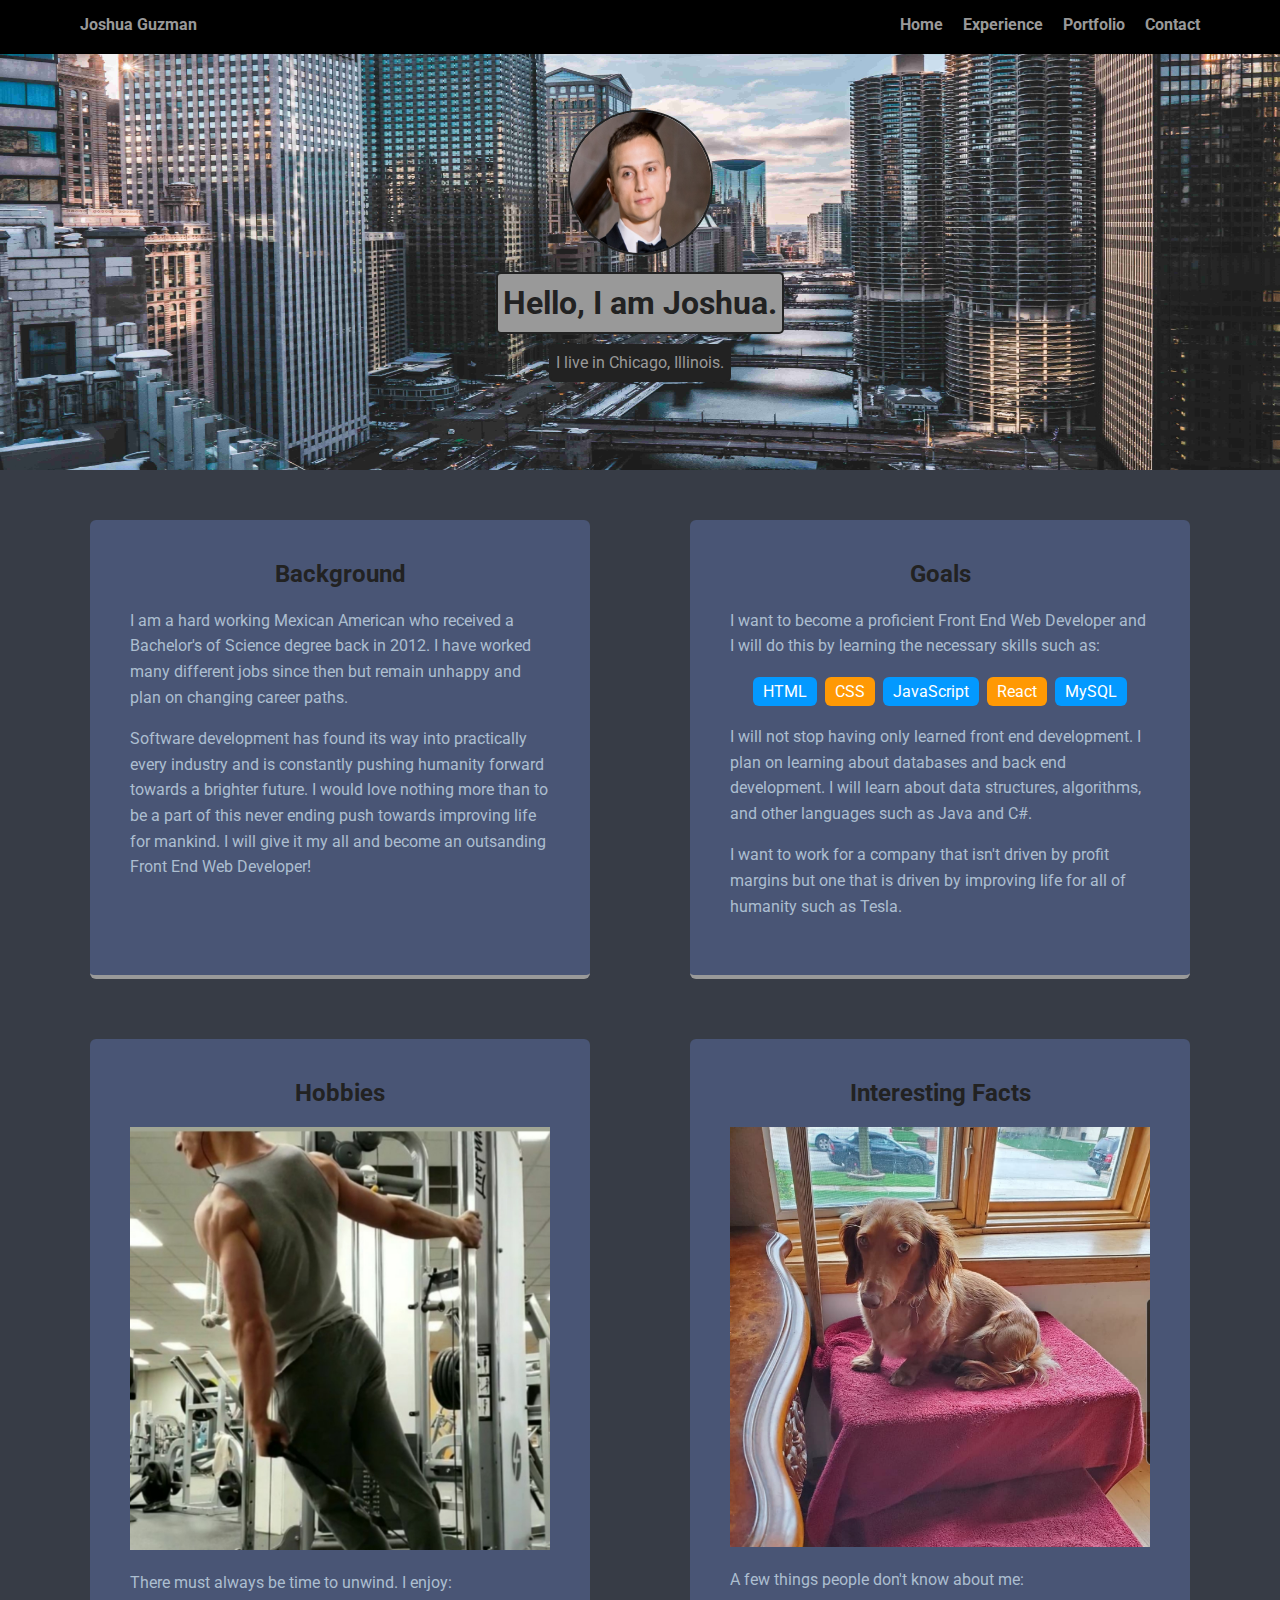
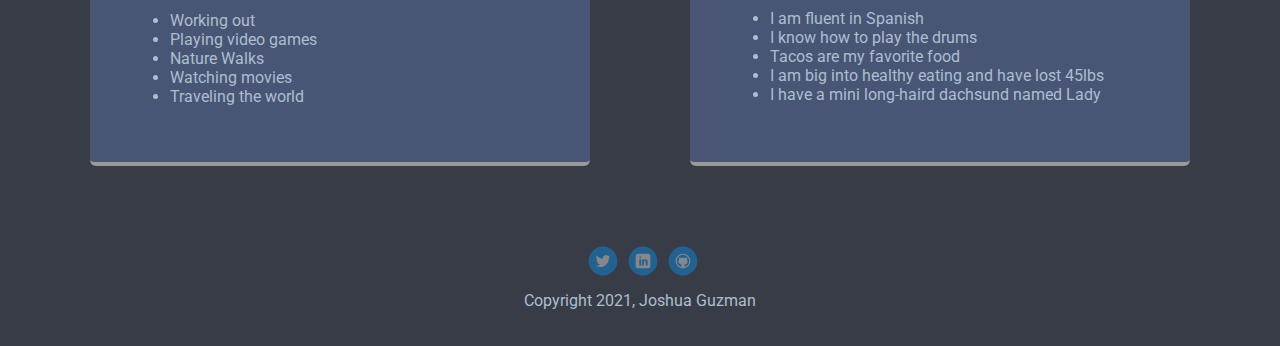
<file: index.html>
<!doctype html>
<html lang="en">
  <head>
    <meta charset="utf-8">
    <title>Joshua Guzman's Profile</title>
    <meta name="viewport" content="width=device-width, initial-scale=1.0">
    <link rel="stylesheet" href="styles.css">
    <link href="https://fonts.googleapis.com/css?family=Muli%7CRoboto:400,300,500,700,900" rel="stylesheet">
  </head>

  <body>
    <nav class="main-nav">
      <ul class="nav">
        <li class="name"><a href="index.html">Joshua Guzman</a></li>
        <li><a href="index.html">Home</a></li>
        <li><a href="experience.html">Experience</a></li>
        <li><a href="portfolio.html">Portfolio</a></li>
        <li><a href="contact.html">Contact</a></li>
      </ul>
    </nav>
    
    <header>
      <img src="images/new_profile_pic.jpg" alt="Photo of Joshua Guzman" class="profile-image">
      <h1 class="tag name">Hello, I am Joshua.</h1>
      <p class="tag location">I live in Chicago, Illinois.</p>
    </header>

    <main class="flex">
      <section class="card">
        <h2 class="center">Background</h2>
        <p>
          I am a hard working Mexican American who received a Bachelor's of Science degree back in 2012.
          I have worked many different jobs since then but remain unhappy and plan on changing career paths.
        </p>
        <p>
          Software development has found its way into practically every industry and is 
          constantly pushing humanity forward towards a brighter future.
          I would love nothing more than to be a part of this never ending push towards improving life for mankind. 
          I will give it my all and become an outsanding Front End Web Developer!
        </p>
      </section>

      <section class="card">
        <h2 class="center">Goals</h2>
        <p>
          I want to become a proficient Front End Web Developer and I will do this by learning the necessary skills such as:
        </p>
        <ul class="skills">
          <li>HTML</li>
          <li>CSS</li>
          <li>JavaScript</li>
          <li>React</li>
          <li>MySQL</li>
        </ul>
        <p>
          I will not stop having only learned front end development. I plan on learning about
          databases and back end development. I will learn about data structures, algorithms, and other languages such as Java and C#.   
        </p>
        <p>
          I want to work for a company that isn't driven by profit margins but one that is driven by improving
          life for all of humanity such as Tesla.
        </p>
      </section>

      <section class="card">
        <h2 class="center">Hobbies</h2>
        <img src="images/working_out1.jpg" alt="An image of Joshua working out" class="working_out">
        <p>There must always be time to unwind. I enjoy:</p>
        <ul>
          <li>Working out</li>
          <li>Playing video games</li>
          <li>Nature Walks</li>
          <li>Watching movies</li>
          <li>Traveling the world</li>
        </ul>
      </section>

      <section class="card">
        <h2 class="center">Interesting Facts</h2>
        <img src="images/lady.jpg" alt="A mini dachsund named Lady" class="lady">
        <p>A few things people don't know about me:</p>
        <ul>
          <li>I am fluent in Spanish</li>
          <li>I know how to play the drums</li>
          <li>Tacos are my favorite food</li>
          <li>I am big into healthy eating and have lost 45lbs</li>
          <li>I have a mini long-haird dachsund named Lady</li>
        </ul>
      </section>
    </main>
    
    <footer>
      <ul>
        <li><a href="https://twitter.com/joshuagguzman" target="_blank" class="social twitter">Twitter</a></li>
        <li><a href="https://www.linkedin.com/in/joshuagguzman/" target="_blank" class="social linkedin">LinkedIn</a></li>
        <li><a href="https://github.com/joshuagguzman" target="_blank" class="social github">Github</a></li>
      </ul>
      <p class="copyright">Copyright 2021, Joshua Guzman</p>
    </footer>
  </body>
</html>
</file>
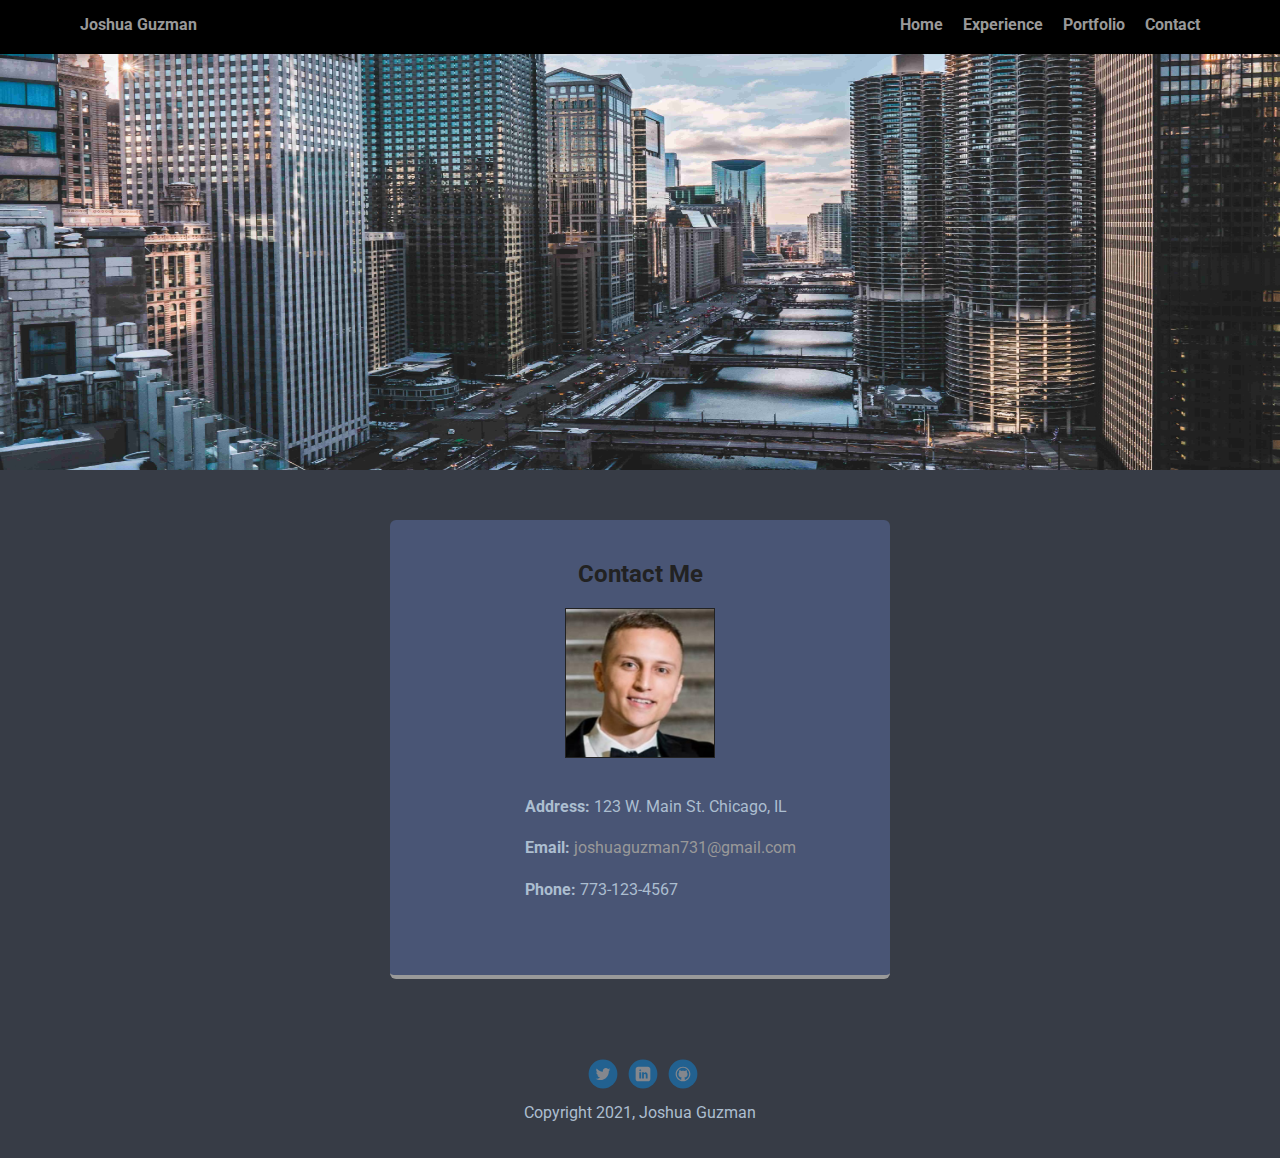
<file: contact.html>
<!doctype html>
<html lang="en">
  <head>
    <meta charset="utf-8">
    <title>Joshua Guzman's Profile</title>
    <meta name="viewport" content="width=device-width, initial-scale=1.0">
    <link rel="stylesheet" href="styles.css">
    <link href="https://fonts.googleapis.com/css?family=Muli%7CRoboto:400,300,500,700,900" rel="stylesheet">
  </head>

  <body>
    <nav class="main-nav">
      <ul class="nav">
        <li class="name"><a href="index.html">Joshua Guzman</a></li>
        <li><a href="index.html">Home</a></li>
        <li><a href="experience.html">Experience</a></li>
        <li><a href="portfolio.html">Portfolio</a></li>
        <li><a href="contact.html">Contact</a></li>
      </ul>
    </nav>

    <header>
      <!-- Purposely left blank to enjoy the background image of Chicago -->
    </header>

    <main class="flex">
      <section class="card center">
        <h2>Contact Me</h2>
        <img src="images/proPic1.jpg" alt="Image of Joshua Guzman"  class="proPic">
        <ul class="left-align-styleless">
          <li><p><strong>Address: </strong>123 W. Main St. Chicago, IL</p></li>
          <li><p><strong>Email: </strong><a href="mailto:joshuaguzman73@gmail.com?subject=Hi%20there!">joshuaguzman731@gmail.com</a></p></li>
          <li><p><strong>Phone: </strong>773-123-4567</p></li>
        </ul>
      </section>
    </main>

    <footer>
      <ul>
        <li><a href="https://twitter.com/joshuagguzman" target="_blank" class="social twitter">Twitter</a></li>
        <li><a href="https://www.linkedin.com/in/joshuagguzman/" target="_blank" class="social linkedin">LinkedIn</a></li>
        <li><a href="https://github.com/joshuagguzman" target="_blank" class="social github">Github</a></li>
      </ul>
      <p class="copyright">Copyright 2021, Joshua Guzman</p>
    </footer>
  </body>
</html>
</file>
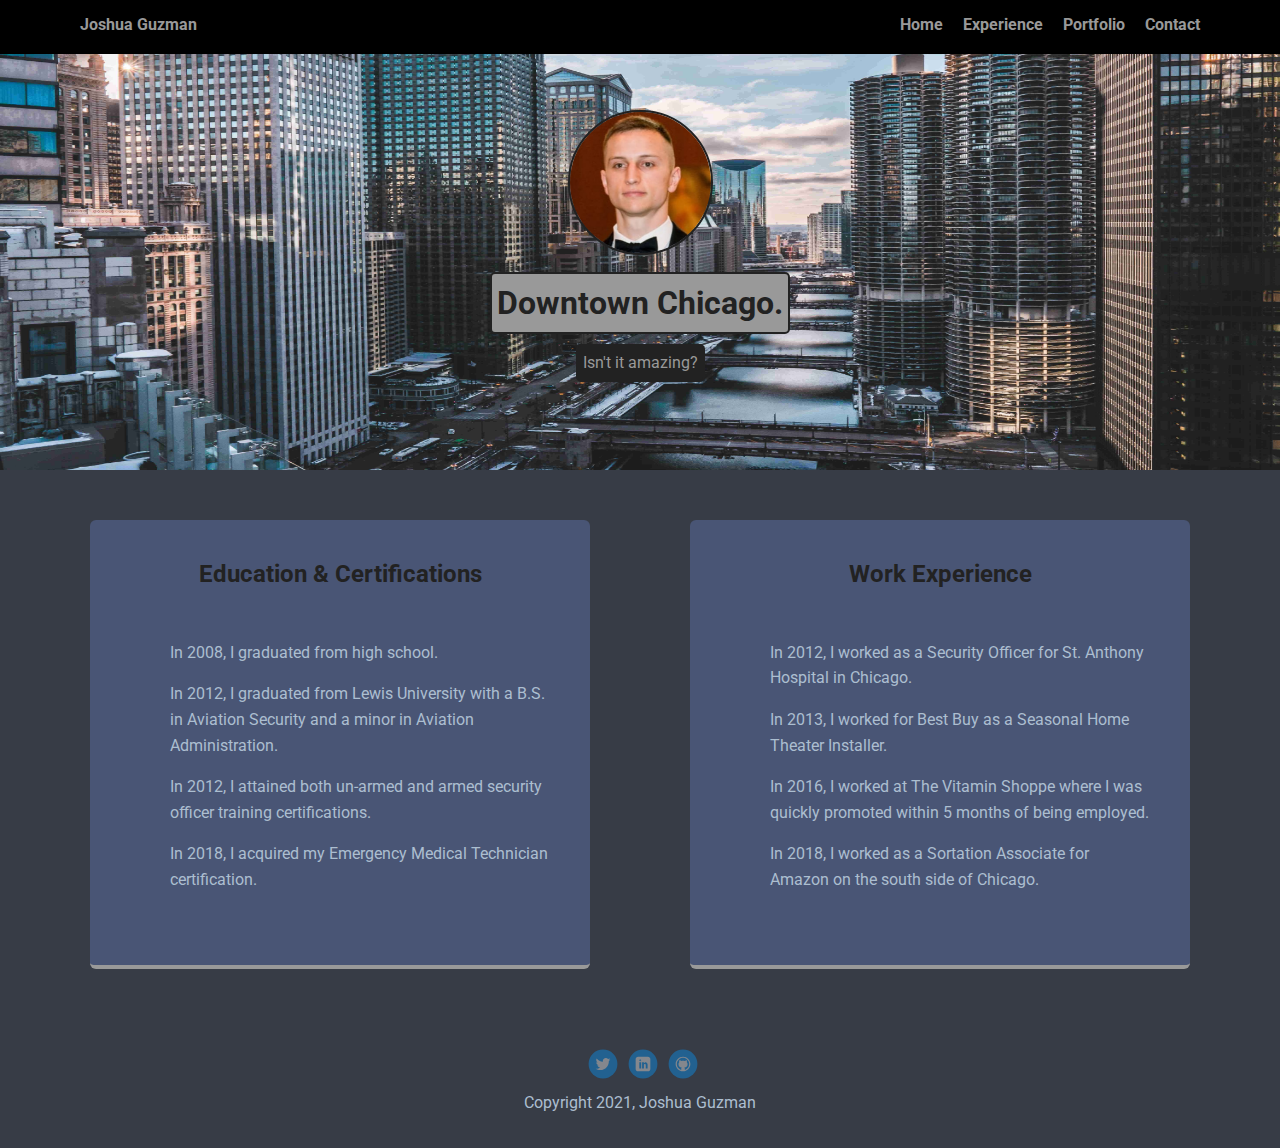
<file: experience.html>
<!doctype html>
<html lang="en">
  <head>
    <meta charset="utf-8">
    <title>Joshua Guzman's Profile</title>
    <meta name="viewport" content="width=device-width, initial-scale=1.0">
    <link rel="stylesheet" href="styles.css">
    <link href="https://fonts.googleapis.com/css?family=Muli%7CRoboto:400,300,500,700,900" rel="stylesheet">
  </head>

  <body>
    <nav class="main-nav">
      <ul class="nav">
        <li class="name"><a href="index.html">Joshua Guzman</a></li>
        <li><a href="index.html">Home</a></li>
        <li><a href="experience.html">Experience</a></li>
        <li><a href="portfolio.html">Portfolio</a></li>
        <li><a href="contact.html">Contact</a></li>
      </ul>
    </nav>

    <header>
      <img src="images/proPic2.jpg" alt="Photo of Joshua Guzman" class="profile-image">
      <h1 class="tag name">Downtown Chicago.</h1>
      <p class="tag location">Isn't it amazing?</p>
    </header>

    <main class="flex">
      <section class="card center">
        <h2>Education & Certifications</h2>
        <ul class="left-align-styleless">
          <li><p>In 2008, I graduated from high school.</p></li>
          <li><p>In 2012, I graduated from Lewis University with a B.S. in Aviation Security and a minor in Aviation Administration.</p></li>
          <li><p>In 2012, I attained both un-armed and armed security officer training certifications.</p></li>
          <li><p>In 2018, I acquired my Emergency Medical Technician certification.</p></li>
        </ul>
      </section>

      <section class="card center">
        <h2>Work Experience</h2>
        <ul class="left-align-styleless">
          <li><p>In 2012, I worked as a Security Officer for St. Anthony Hospital in Chicago.</p></li>
          <li><p>In 2013, I worked for Best Buy as a Seasonal Home Theater Installer.</p></li>
          <li><p>In 2016, I worked at The Vitamin Shoppe where I was quickly promoted within 5 months of being employed.</p></li>
          <li><p>In 2018, I worked as a Sortation Associate for Amazon on the south side of Chicago.</p></li>
        </ul>
      </section>
    </main>

    <footer>
      <ul>
        <li><a href="https://twitter.com/joshuagguzman" target="_blank" class="social twitter">Twitter</a></li>
        <li><a href="https://www.linkedin.com/in/joshuagguzman/" target="_blank" class="social linkedin">LinkedIn</a></li>
        <li><a href="https://github.com/joshuagguzman" target="_blank" class="social github">Github</a></li>
      </ul>
      <p class="copyright">Copyright 2021, Joshua Guzman</p>
    </footer>
  </body>
</html>
</file>
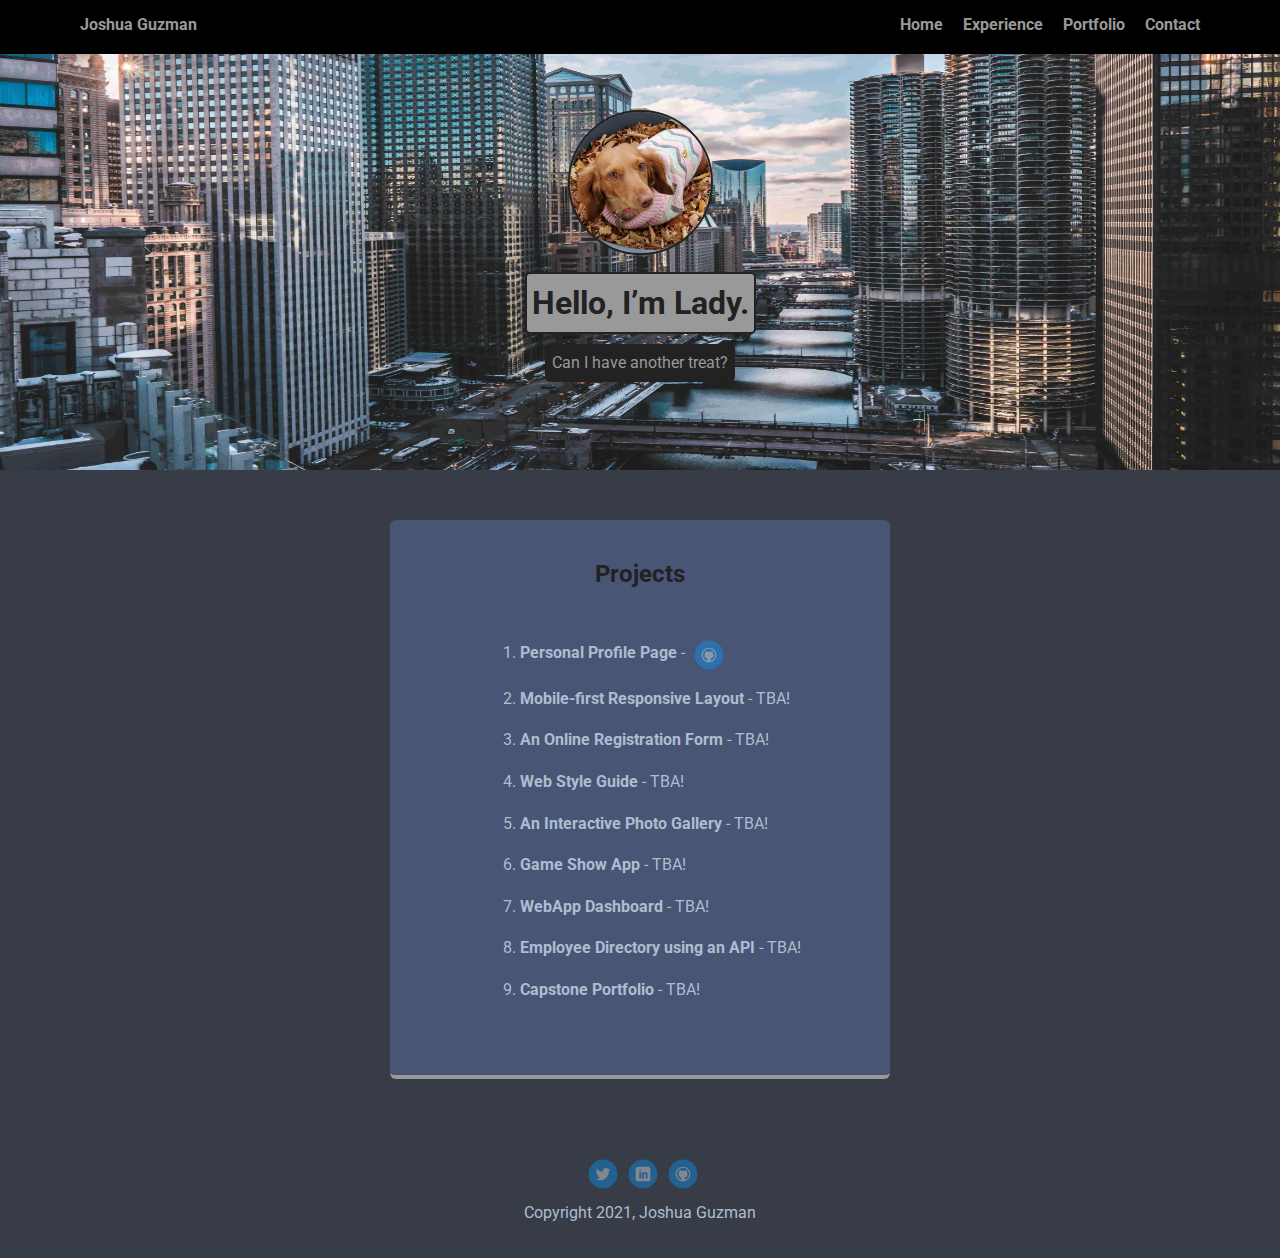
<file: portfolio.html>
<!doctype html>
<html lang="en">
  <head>
    <meta charset="utf-8">
    <title>Joshua Guzman's Profile</title>
    <meta name="viewport" content="width=device-width, initial-scale=1.0">
    <link rel="stylesheet" href="styles.css">
    <link href="https://fonts.googleapis.com/css?family=Muli%7CRoboto:400,300,500,700,900" rel="stylesheet">
  </head>

  <body>
    <nav class="main-nav">
        <ul class="nav">
          <li class="name"><a href="index.html">Joshua Guzman</a></li>
          <li><a href="index.html">Home</a></li>
          <li><a href="experience.html">Experience</a></li>
          <li><a href="portfolio.html">Portfolio</a></li>
          <li><a href="contact.html">Contact</a></li>
        </ul>
    </nav>

    <header>
        <img src="images/lady2.jpg" alt="Photo of Lady, my dachsund" class="profile-image">
        <h1 class="tag name">Hello, I’m Lady.</h1>
        <p class="tag location">Can I have another treat?</p>
    </header>

    <main class="flex">
      <section class="card center">
        <h2>Projects</h2>
        <ol class="left-align">
          <li><p><b>Personal Profile Page</b> - <a href="https://github.com/joshuagguzman/techdegreeProject1" target="_blank" class="social github">Github</a></p></li>
          <li><p><b>Mobile-first Responsive Layout</b> - TBA!</p></li>
          <li><p><b>An Online Registration Form</b> - TBA!</p></li>
          <li><p><b>Web Style Guide</b> - TBA!</p></li>
          <li><p><b>An Interactive Photo Gallery</b> - TBA!</p></li>
          <li><p><b>Game Show App</b> - TBA!</p></li>
          <li><p><b>WebApp Dashboard</b> - TBA!</p></li>
          <li><p><b>Employee Directory using an API</b> - TBA!</p></li>
          <li><p><b>Capstone Portfolio</b> - TBA!</p></li>
        </ol>
      </section>
    </main>

    <footer>
      <ul>
        <li><a href="https://twitter.com/joshuagguzman" target="_blank" class="social twitter">Twitter</a></li>
        <li><a href="https://www.linkedin.com/in/joshuagguzman/" target="_blank" class="social linkedin">LinkedIn</a></li>
        <li><a href="https://github.com/joshuagguzman" target="_blank" class="social github">Github</a></li>
      </ul>
      <p class="copyright">Copyright 2021, Joshua Guzman</p>
    </footer>
  </body>
</html>
</file>
<file: styles.css>
/* Global Layout Set-up */
* {
  box-sizing: border-box;
}
body {
  margin: 0;
  padding: 0;
  text-align: center;
  font-family: 'Roboto', sans-serif;
  color: rgb(172, 190, 208);
  background: rgb(55, 60, 70);
}
h2 {
  color: rgb(34, 34, 34);
}

/* Link Styles */
a {
  text-decoration: none;
  color: rgb(153, 153, 153);
}
a:hover {
  color: rgb(102, 51, 255);
}

/* Section Styles */
.main-nav {
  width: 100%;
  background: rgb(0, 0, 0);
  min-height: 30px;
  padding: 10px;
  position: fixed;
  text-align: center;
}
.nav {
  display: flex;
  justify-content: space-around;
  font-weight: 700;
  list-style-type: none;
  margin: 0 auto;
  padding: 0;
}

.nav .name {
    display: block;
    margin-right: auto;
    color: rgb(255, 255, 255);
}
.nav li {
  padding: 5px 10px 10px 10px;
}
.nav a {
  transition: all .5s;
}
.nav a:hover {
  color: rgb(255, 255, 255)
}

header {
  text-align: center;
  background: url('images/new_background.jpg') no-repeat top center;
  background-size: 100% 100%;
  overflow: hidden;
  padding-top: 60px;
  line-height: 1.5;
}

.profile-image {
  margin-top: 50px;
  width: 145px;
  height: 145px;
  border-radius: 100%;
  border: 2px solid rgb(34, 34, 34);
  transition: all .75s;
}
.profile-image:hover {
  transform: scale(1.6) rotate(360deg);
}
.tag {
  background-color: rgb(153, 153, 153);
  color: rgb(34, 34, 34);
  padding: 5px;
  border-radius: 5px;
  border: 2px solid rgb(34, 34, 34);
  display: table;
  margin: 10px auto;
}
.location {
  background-color: rgb(34, 34, 34);
  color: rgb(153, 153, 153);
}
.card {
  margin: 30px;
  padding: 20px 40px 40px;
  width: 500px;
  max-width: 500px;
  text-align: left;
  background: rgb(73, 85, 117);
  border-bottom: 4px solid rgb(153, 153, 153);
  border-radius: 6px;
  transition: all .5s;
}
.card:hover {
  border-color: rgb(4, 15, 110);
}

.center {
  text-align: center;
}

/* Code adapted by Jeff Starr from https://perishablepress.com/css-center-align-list-left-align-text/*/
.left-align {
  display: inline-block;
  text-align: left;
}

.left-align-styleless {
  display: inline-block;
  text-align: left;
  list-style-type: none;
}

ul.skills {
  padding: 0;
  text-align: center;
}

.skills li {
  border-radius: 6px;
  display: inline-block;
  background: rgb(255, 153, 4);
  color: rgb(255, 255, 255);
  padding: 5px 10px;
  margin: 2px;
}

.skills li:nth-child(odd) {
  background: rgb(3, 153, 255);
}

.working_out, .lady {
  max-width: 100%;
  height: auto;
}

.proPic {
  width: 150px;
  height: 150px;
  border: 1px solid rgb(34, 34, 34);
}

footer {
  width: 100%;
  min-height: 30px;
  padding: 10px;
}

footer .copyright {
  top: -8px;
  font-size: .75em;
}

footer ul {
  list-style-type: none;
  margin: 0;
  padding: 0;
}

footer ul li {
  display: inline-block;
}

a.social {
  display: inline-block;
  text-indent: -9999px;
  margin-left: 5px;
  width: 30px;
  height: 30px;
  background-size: 30px 30px;
  opacity: .4;
  transition: all .5s;
}
a.twitter {
  background-image: url(images/twitter.svg);
}
a.linkedin {
  background-image: url(images/linkedin.svg);
}
a.github {
  background-image: url(images/github.svg);
}
a.social:hover {
  opacity: 1;
}
.clearfix {
  clear: both;
}

/* Styles for larger screens */
@media screen and (min-width: 720px) {

  .flex {
      display: -ms-flexbox;      /* TWEENER - IE 10 */
      display: flex;
      flex-wrap: wrap;
      max-width: 1200px;
      -ms-flex-pack: distribute;
      justify-content: space-around;
      margin: 0 auto;
  }

  header {
    min-height: 470px;
  }

  .nav {
    max-width: 1200px;
    padding: 0 30px;
  }

  main {
    padding-top: 20px;
  }

  main p {
    line-height: 1.6em;
  }

  footer {
    font-size: 1.3em;
    max-width: 1200px;
    margin: 40px auto 10px;
  }

}
</file>
